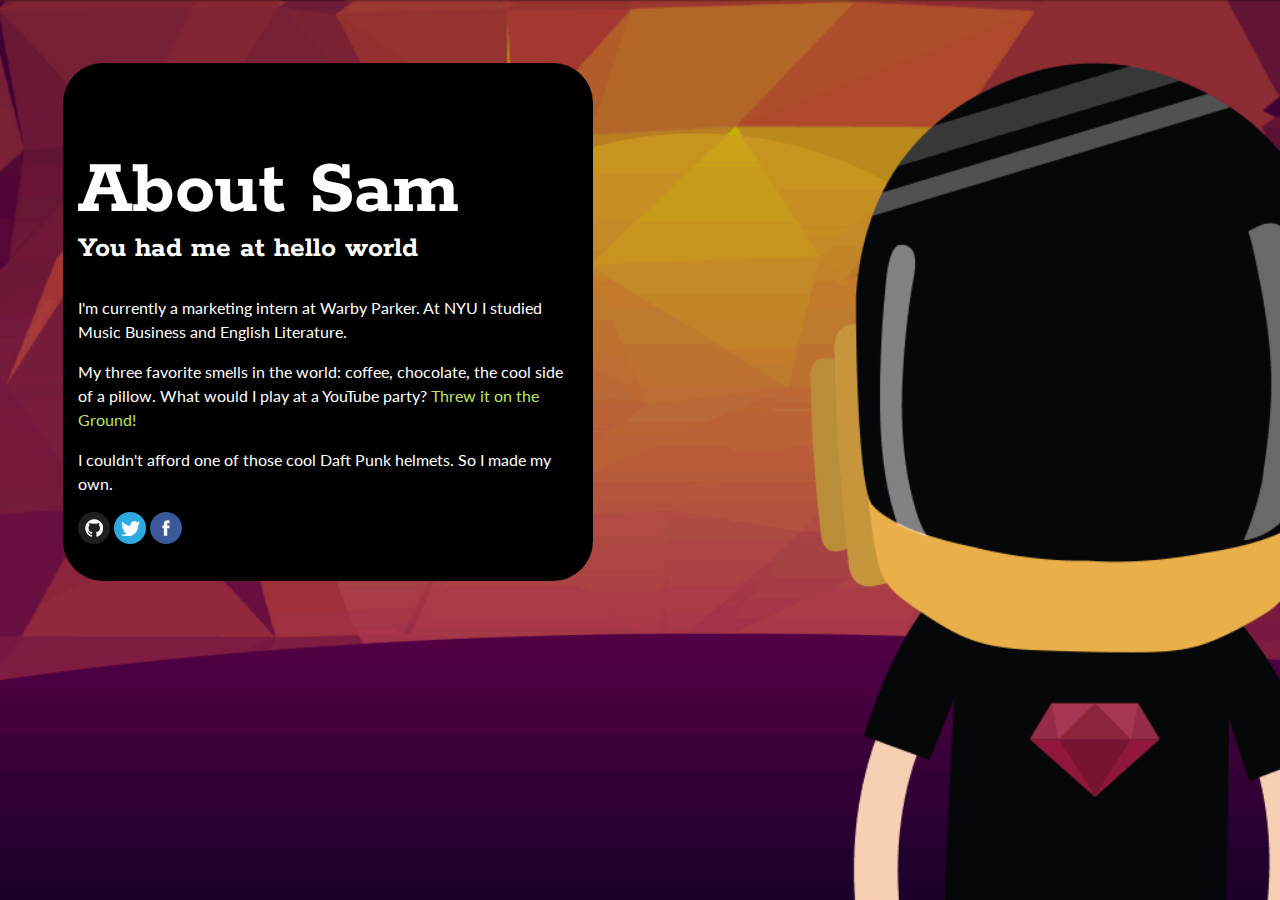
<file: index.html>
<!DOCTYPE html>
<html lang="en">
	<head>
		<meta charset="utf-8">

		<title>About Sam</title>

		<link rel="stylesheet" href="css/style.css">
		<link href='http://fonts.googleapis.com/css?family=Rokkitt' rel='stylesheet' type='text/css'>
		<link href='http://fonts.googleapis.com/css?family=Lato' rel='stylesheet' type='text/css'>
	</head>

	<body>
		<div id="fb-root"></div>
		<script>(function(d, s, id) {
		  var js, fjs = d.getElementsByTagName(s)[0];
		  if (d.getElementById(id)) return;
		  js = d.createElement(s); js.id = id;
		  js.src = "//connect.facebook.net/en_GB/sdk.js#xfbml=1&appId=591718594201172&version=v2.0";
		  fjs.parentNode.insertBefore(js, fjs);
		}(document, 'script', 'facebook-jssdk'));</script>

		<div class="container">

			<h1>About Sam</h1>
			<h2>You had me at hello world</h2>

			<p>I'm currently a marketing intern at Warby Parker. At NYU I studied Music Business and English Literature.</p>

			<p>My three favorite smells in the world: coffee, chocolate, the cool side of a pillow. What would I play at a YouTube party? <a href="https://www.youtube.com/watch?v=gAYL5H46QnQ&amp;noredirect=1" target="_blank">Threw it on the Ground!</a></p>

			<p>I couldn't afford one of those cool Daft Punk helmets. So I made my own.</p>

			<p>
				<a href="https://github.com/onemonthrails" target="_blank">
   			<img src="images/github.png" alt="Github"></a>

				<a href="https://twitter.com/onemonthrails" target="_blank">
   			<img src="images/twitter.png" alt="Twitter"></a>

   			<a href="https://www.facebook.com/OneMonthRails" target="_blank">
   			<img src="images/facebook.png" alt="Facebook"></a>
   		</p>

			<div class="fb-like" data-href="http://one-month.s3-website-us-east-1.amazonaws.com/" data-layout="standard" data-action="like" data-show-faces="true" data-share="true"></div>

		</div><!-- .container -->

	</body>
</html>
</file>
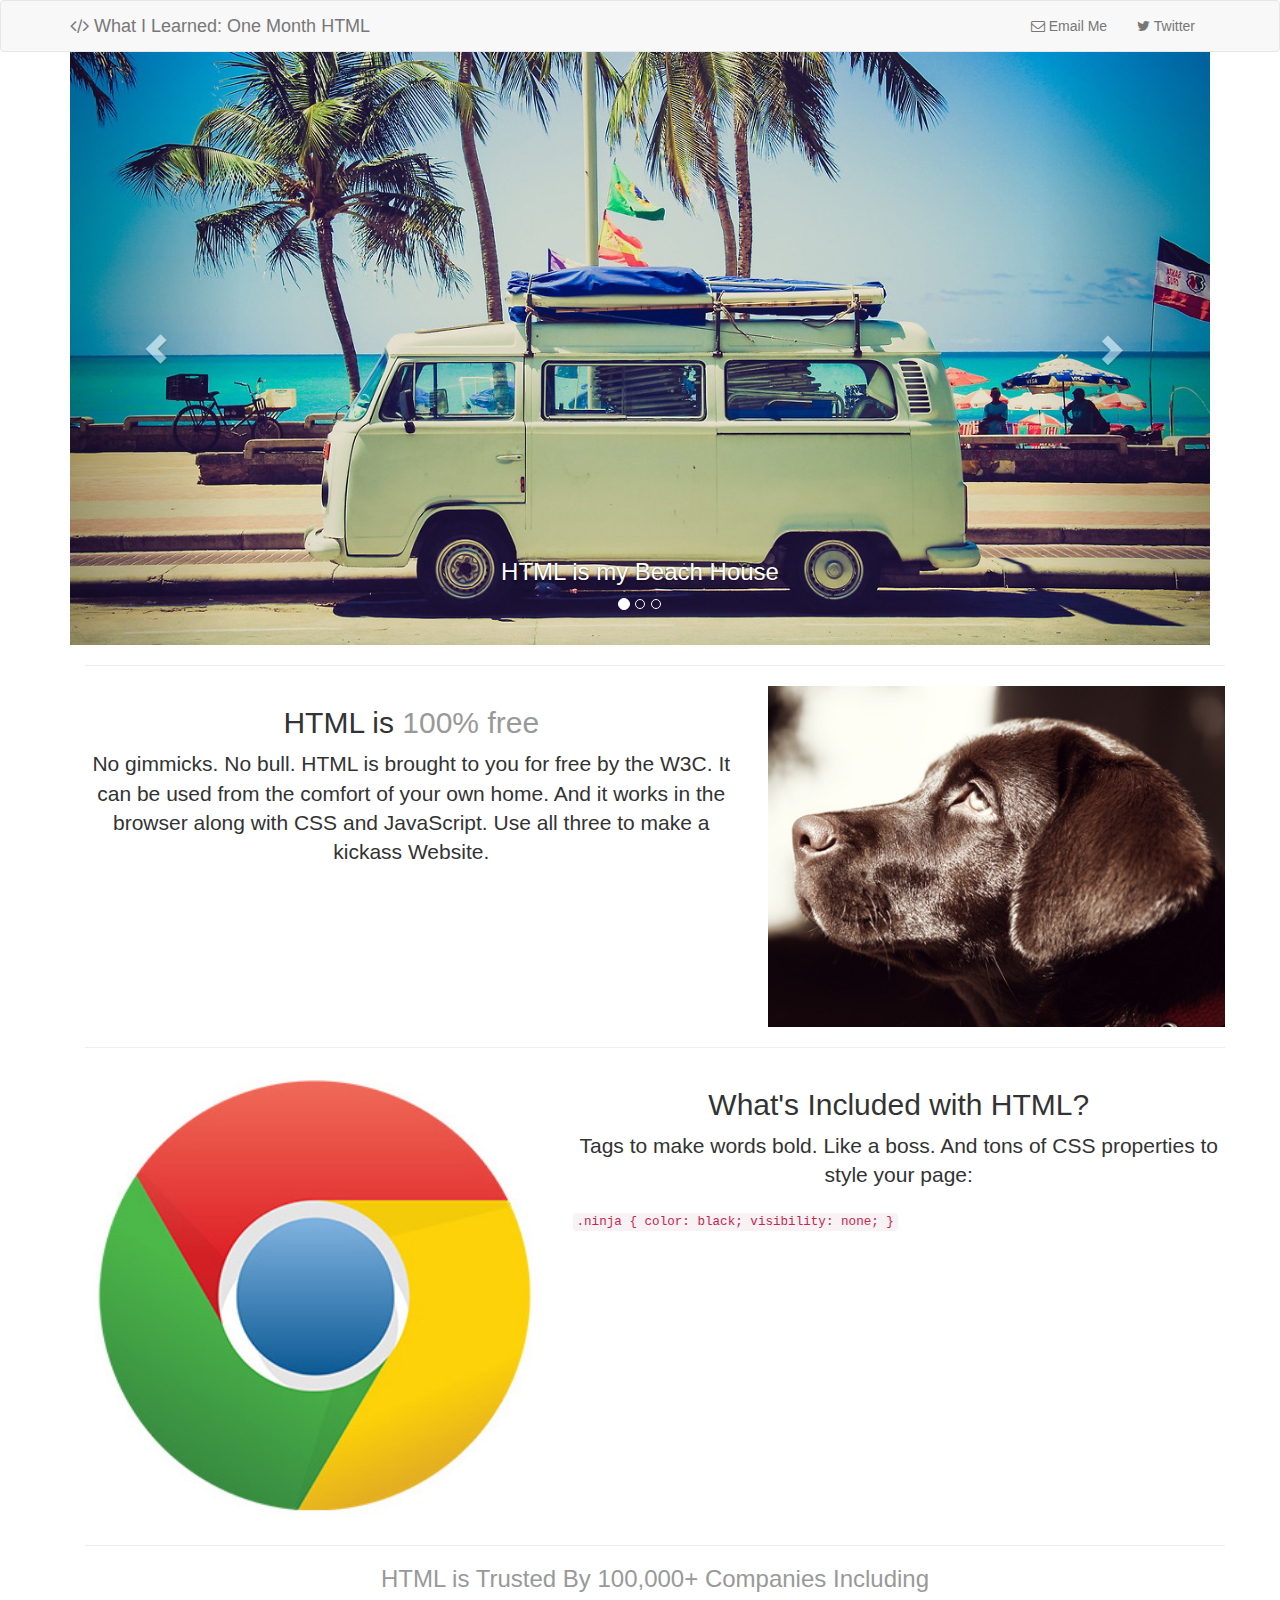
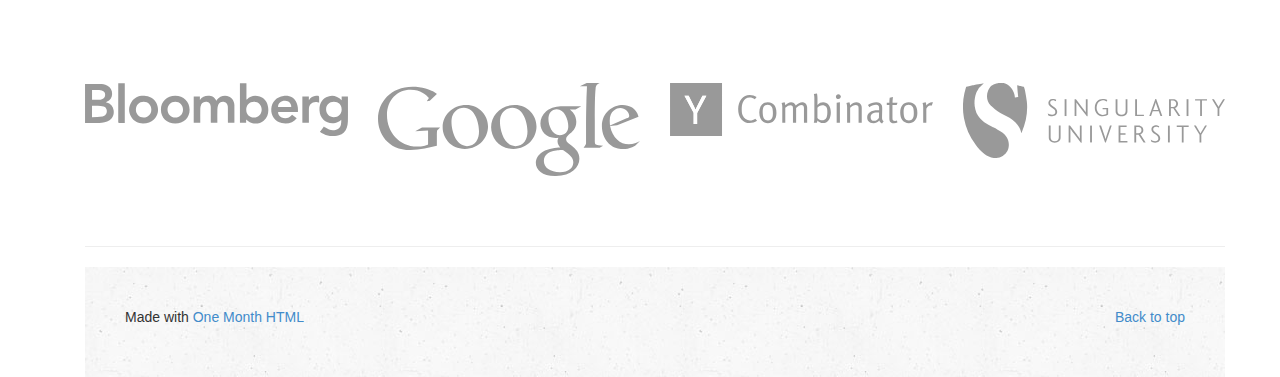
<file: bootstrap-landingpage/index.html>
<!DOCTYPE html>
<html lang="en">
  <head>
    <meta charset="utf-8">
    <meta http-equiv="X-UA-Compatible" content="IE=edge">
    <meta name="viewport" content="width=device-width, initial-scale=1">
    <meta name="description" content="">
    <meta name="author" content="">
    <title>What I Learned: One Month HTML</title>

    <!-- Bootstrap -->
    <link href="css/bootstrap.css" rel="stylesheet">
    <link href="css/main.css" rel="stylesheet">
    <link href="font-awesome/css/font-awesome.min.css" rel="stylesheet">

    <!-- HTML5 Shim and Respond.js IE8 support of HTML5 elements and media queries -->
    <!-- WARNING: Respond.js doesn't work if you view the page via file:// -->
    <!--[if lt IE 9]>
      <script src="https://oss.maxcdn.com/libs/html5shiv/3.7.0/html5shiv.js"></script>
      <script src="https://oss.maxcdn.com/libs/respond.js/1.4.2/respond.min.js"></script>
    <![endif]-->
  </head>
  <body>

  <nav class="navbar navbar-default" role="navigation">
    <div class="container">
      <div class="navbar-header">
        <button type="button" class="navbar-toggle collapsed" data-toggle="collapse" data-target="#navbar" aria-expanded="false" aria-controls="navbar">
          <span class="sr-only">Toggle navigation</span>
          <span class="icon-bar"></span>
          <span class="icon-bar"></span>
          <span class="icon-bar"></span>
        </button>
         <a class="navbar-brand" href="/"><i class="fa fa-code"></i> What I Learned: One Month HTML</a>
      </div>
      <div id="navbar" class="navbar-collapse collapse">

        <ul class="nav navbar-nav navbar-right">
          <li><a href="mailto:martin@martincrockett.com"><i class="fa fa-envelope-o"></i> Email Me</a></li>
          <li><a href="http://www.twitter.com/martinc"><i class="fa fa-twitter"></i> Twitter</a></li>
        </ul>
      </div><!--/.nav-collapse -->
    </div>
  </nav>

<div class="container">

<div id="carousel-example-generic" class="carousel slide" data-ride="carousel">
  <!-- Indicators -->
  <ol class="carousel-indicators">
    <li data-target="#carousel-example-generic" data-slide-to="0" class="active"></li>
    <li data-target="#carousel-example-generic" data-slide-to="1"></li>
    <li data-target="#carousel-example-generic" data-slide-to="2"></li>
  </ol>

  <!-- Wrapper for slides -->
  <div class="carousel-inner" role="listbox">
    <div class="item active">
      <img src="images/beach.jpg" alt="Beach">
      <div class="carousel-caption">
        <h3>HTML is my Beach House</h3>
      </div>
    </div>
    <div class="item">
      <img src="images/birds.jpg" alt="Birds">
      <div class="carousel-caption">
        <h3>CSS is where I meet my Friends</h3>
      </div>
    </div>
    <div class="item">
      <img src="images/tea.jpg" alt="Tea">
      <div class="carousel-caption">
        <h3>JavaScript is my Hot Hot Tea</h3>
      </div>
    </div>
  </div>

  <!-- Controls -->
  <a class="left carousel-control" href="#carousel-example-generic" role="button" data-slide="prev">
    <span class="glyphicon glyphicon-chevron-left"></span>
    <span class="sr-only">Previous</span>
  </a>
  <a class="right carousel-control" href="#carousel-example-generic" role="button" data-slide="next">
    <span class="glyphicon glyphicon-chevron-right"></span>
    <span class="sr-only">Next</span>
  </a>
</div>

<div class="container marketing">

<!-- START THE FEATURETTES -->

<hr class="featurette-divider">

<div class="row featurette">
  <div class="col-md-7">
    <h2 class="featurette-heading">HTML is <span class="text-muted">100% free</span></h2>
    <p class="lead">No gimmicks. No bull. HTML is brought to you for free by the W3C. It can be used from the comfort of your own home. And it works in the browser along with CSS and JavaScript. Use all three to make a kickass Website.</p>
  </div>
  <div class="col-md-5">
    <img class="featurette-image img-responsive" src="images/dog.jpg" alt="Generic placeholder image">
  </div>
</div>

<hr class="featurette-divider">

<div class="row featurette">
  <div class="col-md-5">
    <img class="featurette-image img-responsive" src="images/chrome.jpg" alt="Generic placeholder image">
  </div>
  <div class="col-md-7">
    <h2 class="featurette-heading">What's Included with HTML?</h2>
    <p class="lead">Tags to make words bold. Like a boss. And tons of CSS properties to style your page:</p>
    <code>.ninja { color: black; visibility: none; }</code>
  </div>
</div>

  <hr class="featurette-divider">

  <div class="companies">
    <div class="text-center">
      <h3 class="text-muted">HTML is Trusted By 100,000+ Companies Including</h3>
    </div>
    <div class="row">
      <div class="col-md-3">
          <img src="images/company1.svg" alt="Bloomberg">
      </div>
      <div class="col-md-3">
          <img src="images/company2.svg" alt="Google">
     </div>
     <div class="col-md-3">
         <img src="images/company3.svg" alt="Y Combinator">
     </div>
       <div class="col-md-3">
          <img src="images/company4.svg" alt="Singularity University">
      </div>
    </div>
  </div><!-- .trusted-companies -->

  <hr class="featurette-divider">

  <footer>
    <p class="pull-right"><a href="#">Back to top</a></p>
    <p>Made with <a href="#">One Month HTML</a></p>
  </footer><!-- /.footer -->

</div><!-- /.container -->


    <!-- jQuery (necessary for Bootstrap's JavaScript plugins) -->
    <script src="https://ajax.googleapis.com/ajax/libs/jquery/1.11.0/jquery.min.js"></script>
    <!-- Include all compiled plugins (below), or include individual files as needed -->
    <script src="js/bootstrap.js"></script>
  </body>
</html>
</file>
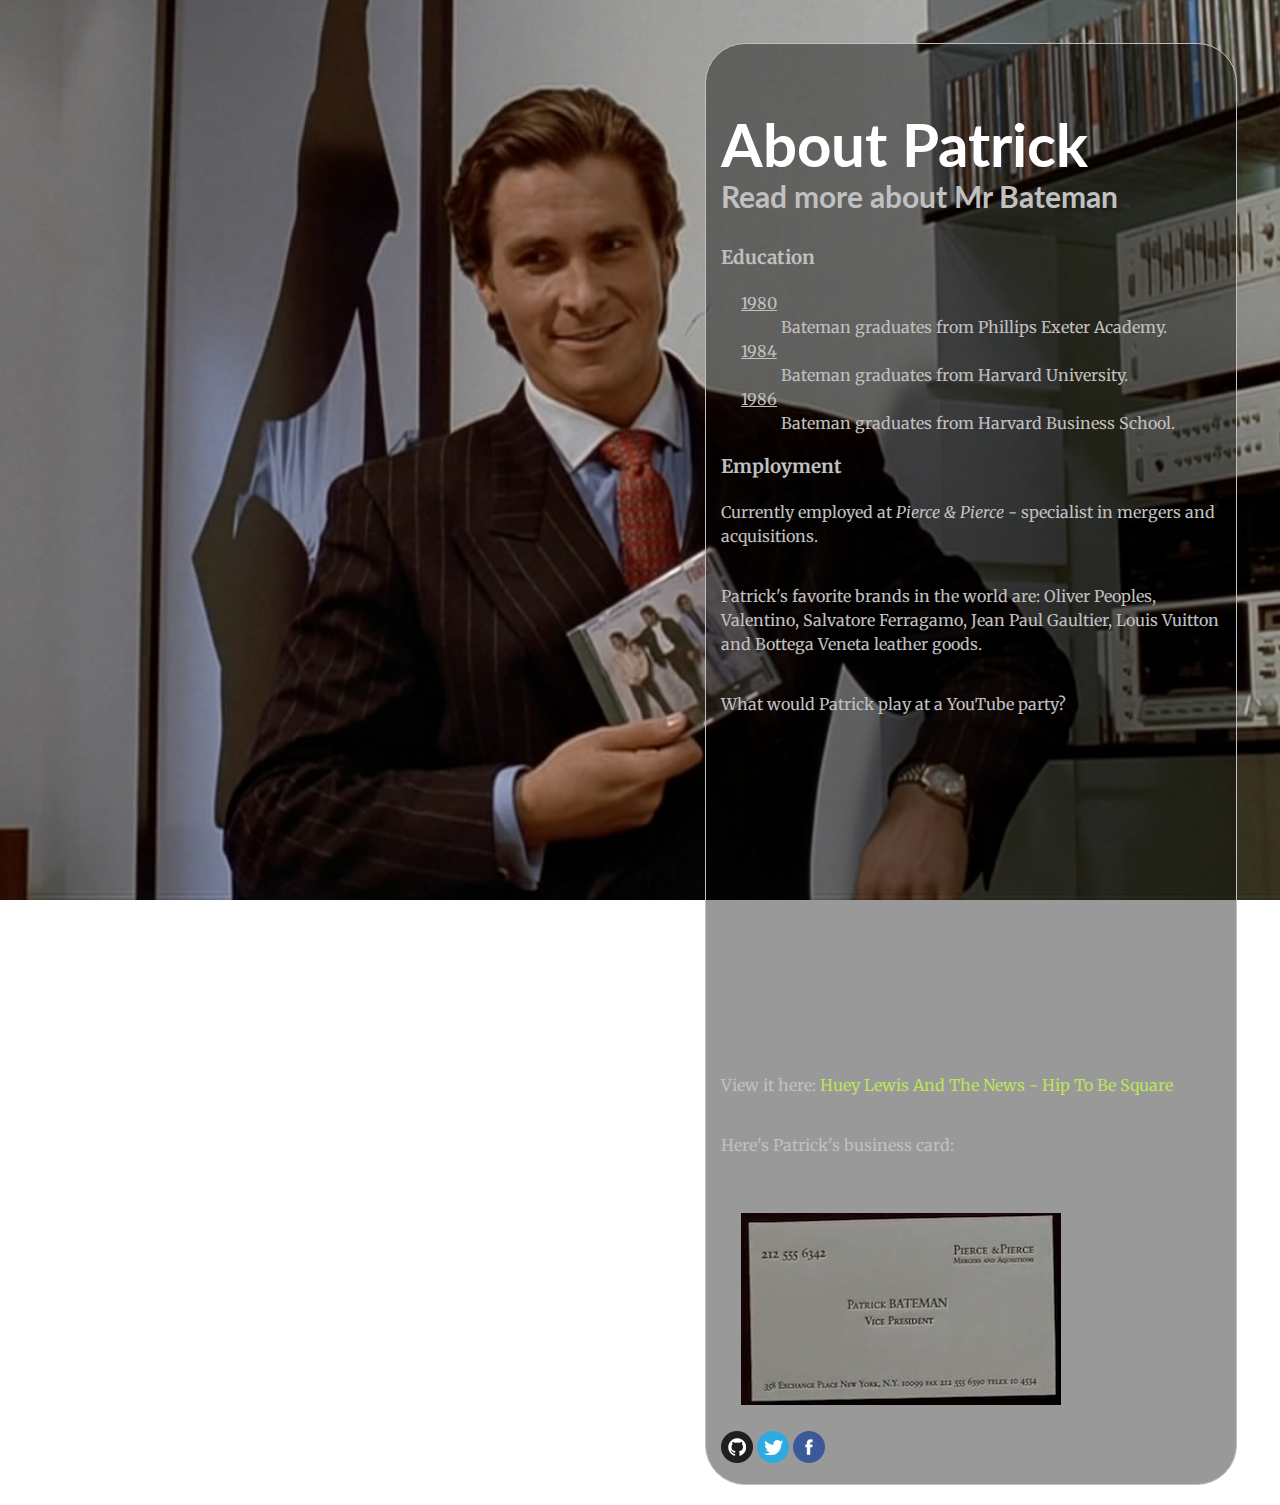
<file: challenge/index.html>
<!DOCTYPE html>
<html lang="en">
	<head>
		<meta charset="utf-8">

		<title>About Patrick | Patrick Bateman | One Month HTML Challenge entry</title>

		<link rel="stylesheet" href="css/style.css">
		<link href='http://fonts.googleapis.com/css?family=Merriweather' rel='stylesheet' type='text/css'>
		<link href='http://fonts.googleapis.com/css?family=Lato' rel='stylesheet' type='text/css'>
	</head>

	<body>
		<div id="fb-root"></div>
		<script>(function(d, s, id) {
		  var js, fjs = d.getElementsByTagName(s)[0];
		  if (d.getElementById(id)) return;
		  js = d.createElement(s); js.id = id;
		  js.src = "//connect.facebook.net/en_GB/sdk.js#xfbml=1&appId=591718594201172&version=v2.0";
		  fjs.parentNode.insertBefore(js, fjs);
		}(document, 'script', 'facebook-jssdk'));</script>

		<div class="container">

			<h1>About Patrick</h1>
			<h2>Read more about Mr Bateman</h2>

			<h3>Education</h3>
			<dl>
			<dt>1980</dt>
				<dd>Bateman graduates from Phillips Exeter Academy.</dd>
			<dt>1984</dt>
				<dd>Bateman graduates from Harvard University.</dd>
			<dt>1986</dt>
				<dd>Bateman graduates from Harvard Business School.</dd>
			</dl>

			<h3>Employment</h3>
			<p>Currently employed at <em>Pierce &amp; Pierce</em> - specialist in mergers and acquisitions.</p>

			<p>Patrick's favorite brands in the world are: Oliver Peoples, Valentino,  Salvatore Ferragamo, Jean Paul Gaultier, Louis Vuitton and Bottega Veneta leather goods.</p>

			<p>What would Patrick play at a YouTube party?<br>
				<iframe width="420" height="315" src="//www.youtube-nocookie.com/embed/LB5YkmjalDg?rel=0&amp;showinfo=0" frameborder="0" allowfullscreen></iframe>
			</p>

			<p>
				View it here: <a href="https://www.youtube.com/watch?v=LB5YkmjalDg&amp;noredirect=1" target="_blank">Huey Lewis And The News - Hip To Be Square</a>
			</p>

			<p>Here's Patrick's business card:</p>

			<img src="images/business-card.jpg" alt="Patrick Bateman, Vice President" class="pad">

			<div class="social">
				<a href="https://github.com/onemonthrails" target="_blank">
   			<img src="images/github.png" alt="Github"></a>

				<a href="https://twitter.com/onemonthrails" target="_blank">
   			<img src="images/twitter.png" alt="Twitter"></a>

   			<a href="https://www.facebook.com/OneMonthRails" target="_blank">
   			<img src="images/facebook.png" alt="Facebook"></a>
   		</div>

			<div class="fb-like" data-href="http://one-month.s3-website-us-east-1.amazonaws.com/" data-layout="standard" data-action="like" data-show-faces="true" data-share="true"></div>

		</div><!-- .container -->

	</body>
</html>
<!--

 _____ ______   ________  ________  _________  ___  ________           ________  ________  ________  ________  ___  __    _______  _________  _________
|\   _ \  _   \|\   __  \|\   __  \|\___   ___\\  \|\   ___  \        |\   ____\|\   __  \|\   __  \|\   ____\|\  \|\  \ |\  ___ \|\___   ___\\___   ___\
\ \  \\\__\ \  \ \  \|\  \ \  \|\  \|___ \  \_\ \  \ \  \\ \  \       \ \  \___|\ \  \|\  \ \  \|\  \ \  \___|\ \  \/  /|\ \   __/\|___ \  \_\|___ \  \_|
 \ \  \\|__| \  \ \   __  \ \   _  _\   \ \  \ \ \  \ \  \\ \  \       \ \  \    \ \   _  _\ \  \\\  \ \  \    \ \   ___  \ \  \_|/__  \ \  \     \ \  \
  \ \  \    \ \  \ \  \ \  \ \  \\  \|   \ \  \ \ \  \ \  \\ \  \       \ \  \____\ \  \\  \\ \  \\\  \ \  \____\ \  \\ \  \ \  \_|\ \  \ \  \     \ \  \
   \ \__\    \ \__\ \__\ \__\ \__\\ _\    \ \__\ \ \__\ \__\\ \__\       \ \_______\ \__\\ _\\ \_______\ \_______\ \__\\ \__\ \_______\  \ \__\     \ \__\
    \|__|     \|__|\|__|\|__|\|__|\|__|    \|__|  \|__|\|__| \|__|        \|_______|\|__|\|__|\|_______|\|_______|\|__| \|__|\|_______|   \|__|      \|__|


-->
</file>
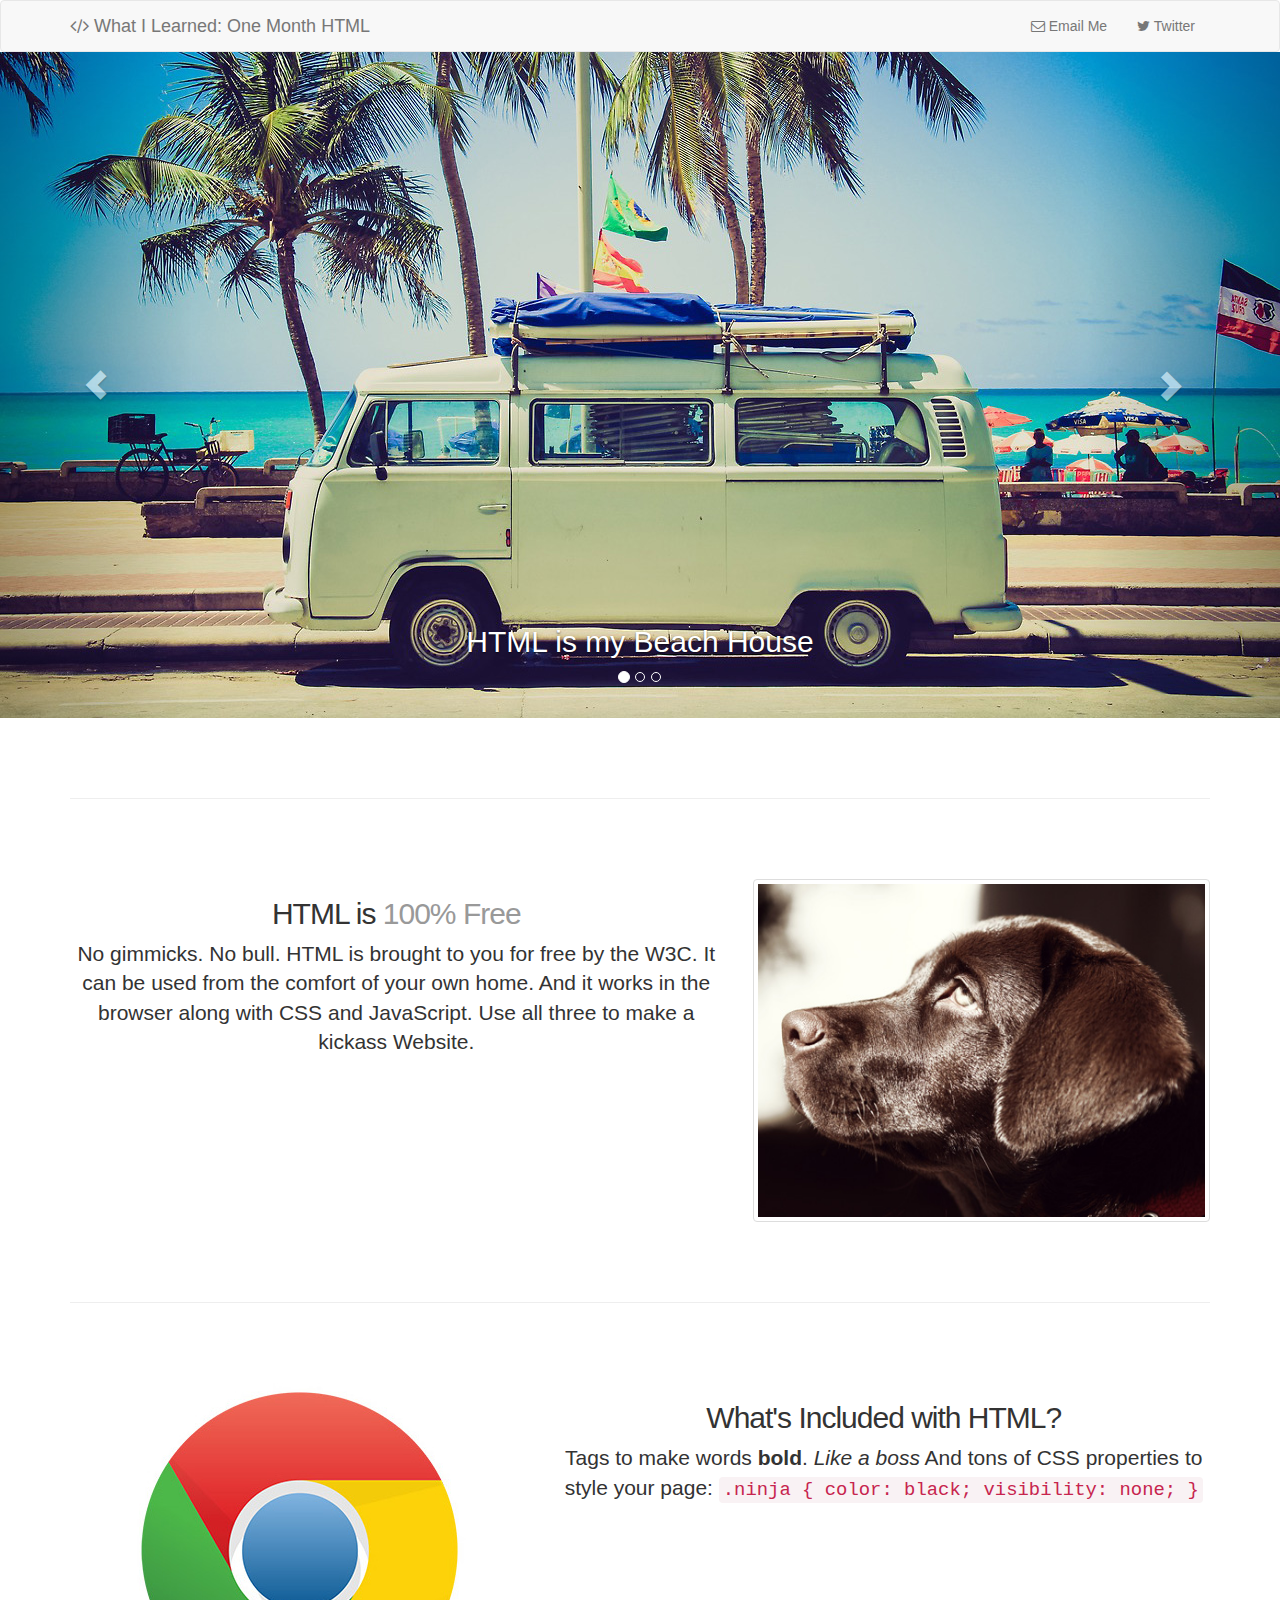
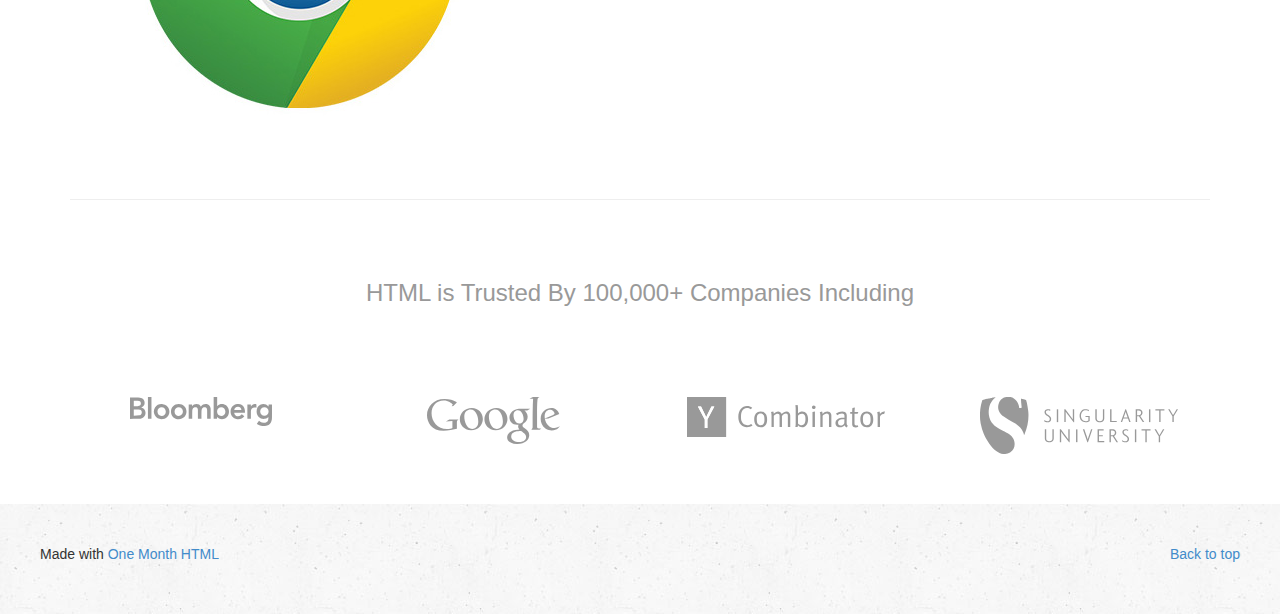
<file: bootstrap-landingpage/bootstrap-landingpage-complete/index.html>
<!DOCTYPE html>
<html lang="en">
  <head>
    <meta charset="utf-8">
    <meta http-equiv="X-UA-Compatible" content="IE=edge">
    <meta name="viewport" content="width=device-width, initial-scale=1">
    <meta name="description" content="">
    <meta name="author" content="Chris Castiglione, and the One Month team">
    <title>What I Learned: One Month HTML</title>
   
    <link href="font-awesome/css/font-awesome.min.css" rel="stylesheet">

    <!-- Bootstrap -->
    <link href="css/bootstrap.css" rel="stylesheet">
    <link href="css/main.css" rel="stylesheet">

    <!-- HTML5 Shim and Respond.js IE8 support of HTML5 elements and media queries -->
    <!-- WARNING: Respond.js doesn't work if you view the page via file:// -->
    <!--[if lt IE 9]>
      <script src="https://oss.maxcdn.com/libs/html5shiv/3.7.0/html5shiv.js"></script>
      <script src="https://oss.maxcdn.com/libs/respond.js/1.4.2/respond.min.js"></script>
    <![endif]-->
  </head>
  <body>


    <!-- NAVBAR --> 
    <div class="navbar navbar-default">
      <div class="container">
          <a class="navbar-brand" href="#"><i class="fa fa-code"></i> What I Learned: One Month HTML</a>

          <ul class="nav navbar-nav pull-right">
            <li><a href="mailto:teachers@onemonth.com"><i class="fa fa-envelope-o"></i> Email Me</a></li>
            <li><a href="http://www.twitter.com/onemonthhtml"><i class="fa fa-twitter"></i> Twitter</a></li>
          </ul>

      </div><!-- .container --> 
    </div><!-- .navbar --> 
  



    <!-- CAROUSEL --> 
    <div class="banner">

      <div id="carousel-example-generic" class="carousel slide" data-ride="carousel">
        <!-- Indicators -->
        <ol class="carousel-indicators">
          <li data-target="#carousel-example-generic" data-slide-to="0" class="active"></li>
          <li data-target="#carousel-example-generic" data-slide-to="1"></li>
          <li data-target="#carousel-example-generic" data-slide-to="2"></li>
        </ol>

        <!-- Wrapper for slides -->
        <div class="carousel-inner">
          <div class="item active">
            <img src="images/beach.jpg" alt="Going to the beach">
            <div class="carousel-caption">
              <h2>HTML is my Beach House</h2>
            </div>
          </div>
          <div class="item">
            <img src="images/birds.jpg" alt="CSS Birds on a Wall">
            <div class="carousel-caption">
              <h2>CSS is where I meet my Friends</h2>
            </div>
          </div>
          <div class="item">
            <img src="images/tea.jpg" alt="Pot of Tea">
            <div class="carousel-caption">
                <h2>JavaScript is my Hot Hot Tea</h2>
            </div>
          </div>
        </div><!-- .carousel-inner --> 

        <!-- Controls -->
        <a class="left carousel-control" href="#carousel-example-generic" data-slide="prev">
          <span class="glyphicon glyphicon-chevron-left"></span>
        </a>
        <a class="right carousel-control" href="#carousel-example-generic" data-slide="next">
          <span class="glyphicon glyphicon-chevron-right"></span>
        </a>
      </div><!-- .carousel --> 
    </div><!-- .banner --> 

    


    <div class="container marketing">
   
      <!-- START THE FEATURETTES -->
      <hr class="divider">

  
      <div class="row">
        <div class="col-md-7">
          <h2 class="featurette-heading">HTML is <span class="text-muted">100% Free</span></h2>

          <p class="lead">No gimmicks. No bull. HTML is brought to you for free by the W3C. It can be used from the comfort of your own home. And it works in the browser along with CSS and JavaScript. Use all three to make a kickass Website.</p>

        </div>
        <div class="col-md-5">
           <img src="images/dog.jpg" alt="Dogs love HTML" class="img-thumbnail">
        </div>
      </div>

      <hr class="divider">

      <div class="row">
        <div class="col-md-5">
          <img src="images/chrome.jpg" alt="Chrome Browser">
        </div>
        <div class="col-md-7">

          <h2 class="featurette-heading">What's Included with HTML?</h2>
          <p class="lead">Tags to make words <strong>bold</strong>. <em>Like a boss</em> And tons of CSS properties to style your page: <code> .ninja { color: black; visibility: none; }</code></p>

        </div>
      </div>

      <hr class="divider">

      <div class="companies">
        <div class="text-center">
          <h3 class="text-muted">HTML is Trusted By 100,000+ Companies Including</h3>
        </div>
        <div class="row">
          <div class="col-md-3">
              <img src="images/company1.svg" alt="Bloomberg">        
          </div>
          <div class="col-md-3">
              <img src="images/company2.svg" alt="Google">        
         </div>
         <div class="col-md-3">
             <img src="images/company3.svg" alt="Y Combinator">        
         </div>
           <div class="col-md-3">
              <img src="images/company4.svg" alt="Singularity University">        
          </div>
        </div>
      </div><!-- .trusted-companies --> 


   </div><!-- /.container --> 

      

    <!-- FOOTER -->
    <footer>
      <p class="pull-right"><a href="#">Back to top</a></p>
      <p>Made with <a href="http://www.onemonthtml.com" target="_blank">One Month HTML</a></p>
    </footer>



    <!-- jQuery (necessary for Bootstrap's JavaScript plugins) -->
    <script src="https://ajax.googleapis.com/ajax/libs/jquery/1.11.0/jquery.min.js"></script>
    <!-- Include all compiled plugins (below), or include individual files as needed -->
    <script src="js/bootstrap.js"></script>
  </body>
</html>
</file>
<file: css/style.css>
body {
  line-height: 1.5;

  /* Full Page Background Recipe */
  background: url('../images/daft-sam.gif');
  background-size: cover;
  background-position: center;
  background-attachment: fixed;

  padding: 15px;
  border-radius: 25px;
  text-align: left;

  font-family: 'Lato', sans-serif;
  line-height: 1.5;
  color: white;

  /*font-size: 10px;
  color: red;*/
}

.container {
  width: 500px;
  border-radius: 40px;
  background: rgba(0,0,0,0.5);
  padding: 15px;
  margin: 40px;
  /*margin: 0 auto;*/
  background: black;
  /*float: right;*/
}

h1, h2 {font-family: 'Rokkitt', sans-serif;}

h1 {
  font-size: 80px;
  margin-bottom: -50px;
  /*color: blue;*/
}

h2 {
  font-size: 30px;
}

a {
  color: #BFE35B;
  text-decoration: none;
}
</file>
<file: bootstrap-landingpage/css/main.css>
/*-----------------------------------------------------------------------------
=MAIN STYLES
-----------------------------------------------------------------------------*/

.navbar {
  margin-bottom: 0;
}

.container img {
  width: 100%;
}

h2.featurette-heading {
  font-weight: 300;
  text-align: center;
}

.lead {
  text-align: center;
}


.companies img {
  margin: 50px 0;
}

footer {
  background: url('../images/grey-texture.jpg');
  padding: 40px;
}

.companies h3 {
  margin-bottom: 40px;
}

.companies img {
  margin: 50px 0;
}

footer {
  background: url('../images/grey-texture.jpg');
  padding: 40px;
}
</file>
<file: challenge/css/style.css>
body {
  line-height: 1.5;

  /* Full Page Background Recipe */
  background: url('../images/patrick-bateman.jpg');
  background-size: cover;
  background-position: center;
  background-attachment: fixed;

  padding: 15px;
  border-radius: 25px;
  text-align: left;

  font-family: 'Merriweather', serif;
  line-height: 1.5;
  color: silver;

  /*font-size: 10px;
  color: red;*/
}

.container {
  width: 500px;
  border-radius: 40px;
  padding: 15px;
  margin: 20px;
  /*margin: 0 auto;*/
  background: silver;
  background: rgba(0,0,0,0.4);
  float: right;
  border: 1px solid silver;
}

h1, h2 {font-family: 'Lato', sans-serif;}

h1 {
  font-size: 60px;
  margin-bottom: -40px;
  color: white;
}

h2 {
  font-size: 30px;
}

a {
  color: #BFE35B;
  text-decoration: none;
}

dl {
  padding-left: 20px;
}

dt {
  text-decoration: underline;
}

p {
  padding-bottom: 20px;
}

img.pad {
  padding: 20px;
}

div.social {
  margin: 0 auto;
}
</file>
<file: bootstrap-landingpage/bootstrap-landingpage-complete/css/main.css>
/*----------------------------------------------------------------------------- 
=MAIN STYLES  
-----------------------------------------------------------------------------*/

.banner img {
	 width: 100%;
}

.marketing .row {
	text-align: center;	
}

.navbar {
	margin-bottom: 0; /* removes default excess margin */
}

.divider {
  margin: 80px 0; 
}

.featurette-heading {
  font-weight: 300;
  line-height: 1;
  letter-spacing: -1px;
}

.companies h3 {
	margin-bottom: 40px;
}

.companies img {
	margin: 50px 0;
}

footer {
	background: url('../images/grey-texture.jpg');
	padding: 40px;
}
</file>
